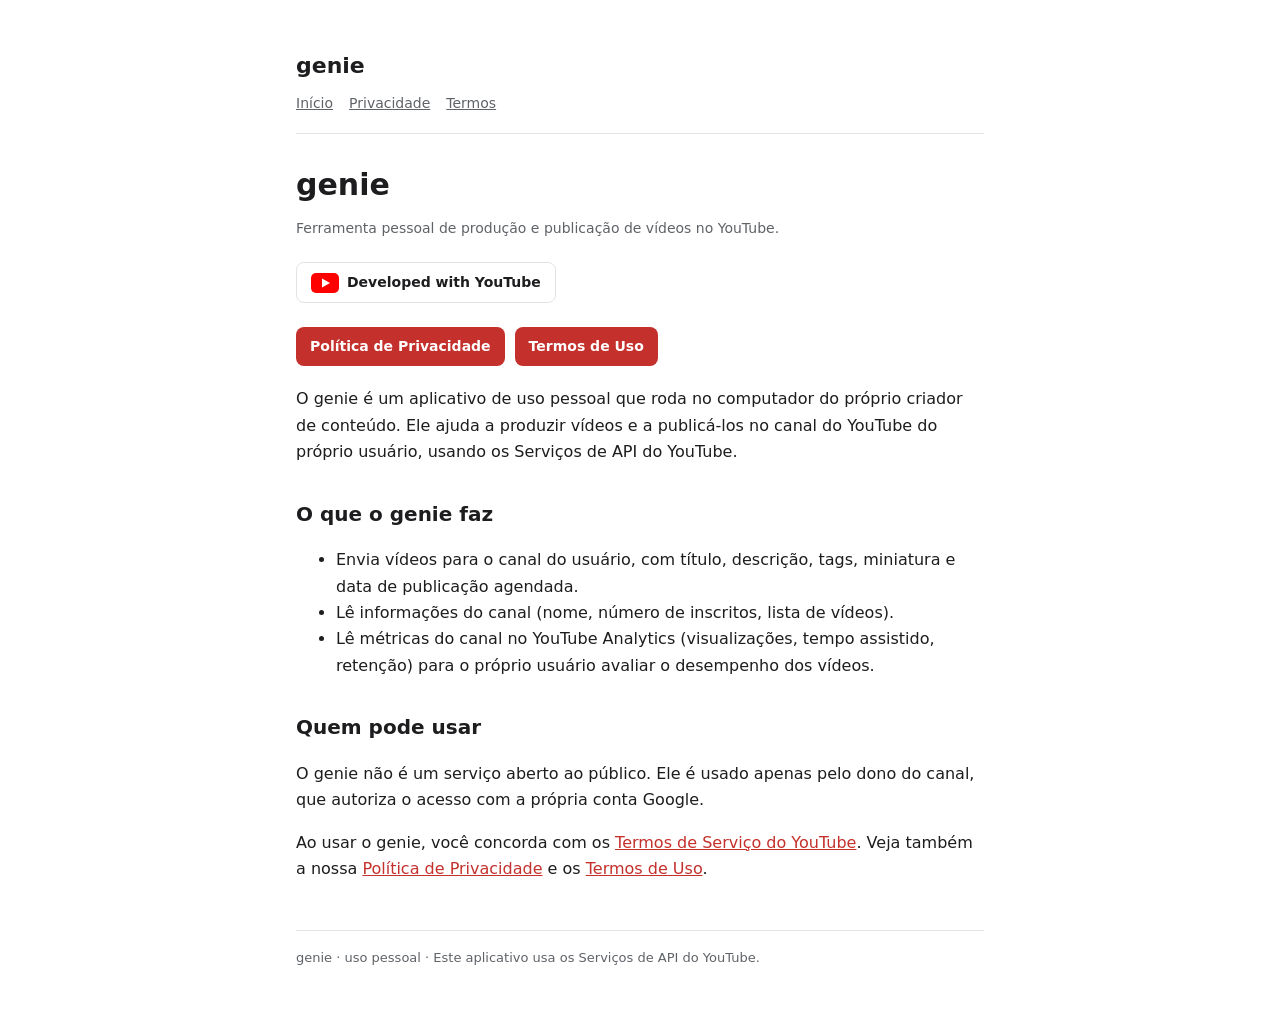
<file: index.html>
<!doctype html>
<html lang="pt-BR">
<head>
<meta charset="utf-8">
<meta name="viewport" content="width=device-width, initial-scale=1">
<title>genie</title>
<meta name="description" content="genie: ferramenta pessoal de publicação de vídeos no YouTube.">
<link rel="stylesheet" href="estilo.css">
</head>
<body>
<main>
<header>
  <a class="logo" href="./">genie</a>
  <nav><a href="./">Início</a><a href="privacidade.html">Privacidade</a><a href="termos.html">Termos</a></nav>
</header>

<h1>genie</h1>
<p class="meta">Ferramenta pessoal de produção e publicação de vídeos no YouTube.</p>

<a class="yt" href="https://www.youtube.com" rel="noopener">
  <svg viewBox="0 0 28 20" aria-hidden="true"><rect width="28" height="20" rx="5" fill="#FF0000"/><path d="M11 5.5v9l8-4.5z" fill="#fff"/></svg>
  Developed with YouTube
</a>

<div class="links">
  <a href="privacidade.html">Política de Privacidade</a>
  <a href="termos.html">Termos de Uso</a>
</div>

<p>O genie é um aplicativo de uso pessoal que roda no computador do próprio criador de conteúdo. Ele ajuda a produzir vídeos e a publicá-los no canal do YouTube do próprio usuário, usando os Serviços de API do YouTube.</p>

<h2>O que o genie faz</h2>
<ul>
  <li>Envia vídeos para o canal do usuário, com título, descrição, tags, miniatura e data de publicação agendada.</li>
  <li>Lê informações do canal (nome, número de inscritos, lista de vídeos).</li>
  <li>Lê métricas do canal no YouTube Analytics (visualizações, tempo assistido, retenção) para o próprio usuário avaliar o desempenho dos vídeos.</li>
</ul>

<h2>Quem pode usar</h2>
<p>O genie não é um serviço aberto ao público. Ele é usado apenas pelo dono do canal, que autoriza o acesso com a própria conta Google.</p>

<p>Ao usar o genie, você concorda com os <a href="https://www.youtube.com/t/terms">Termos de Serviço do YouTube</a>. Veja também a nossa <a href="privacidade.html">Política de Privacidade</a> e os <a href="termos.html">Termos de Uso</a>.</p>

<footer>genie · uso pessoal · Este aplicativo usa os Serviços de API do YouTube.</footer>
</main>
</body>
</html>
</file>
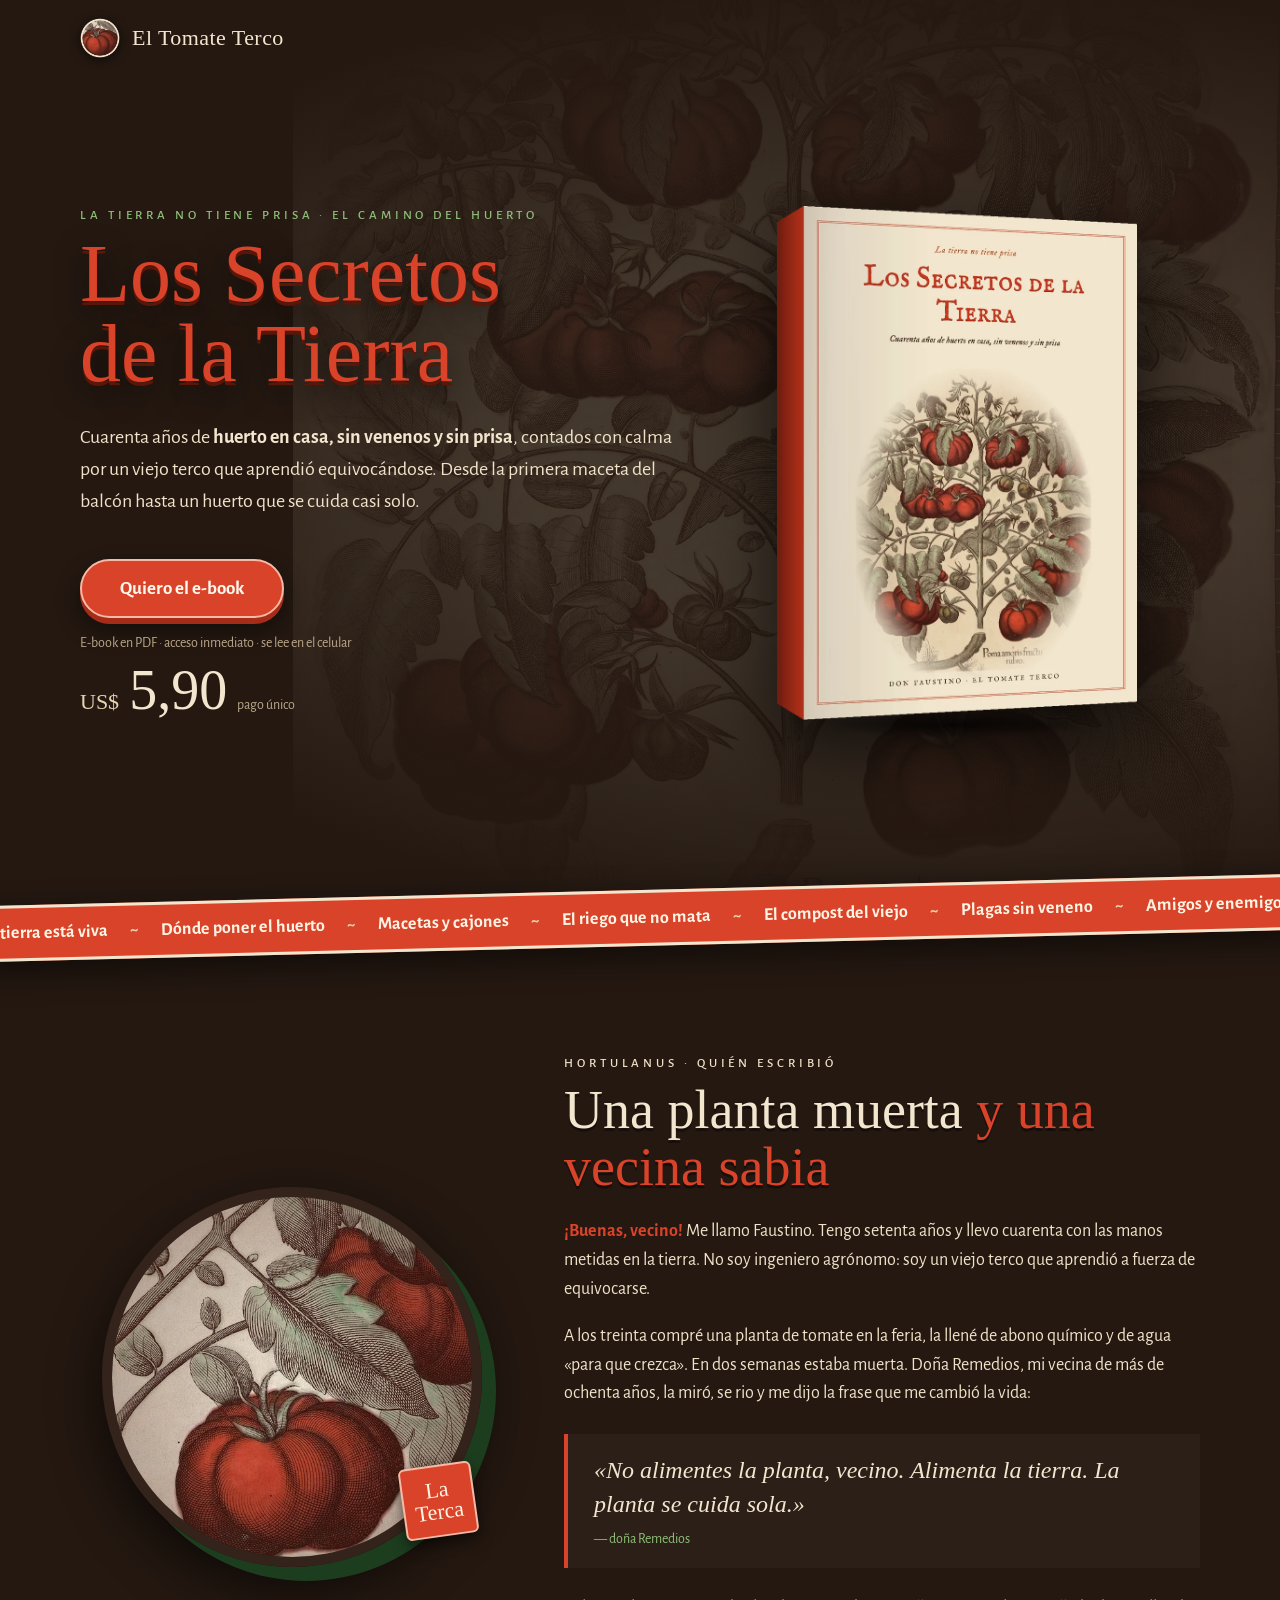
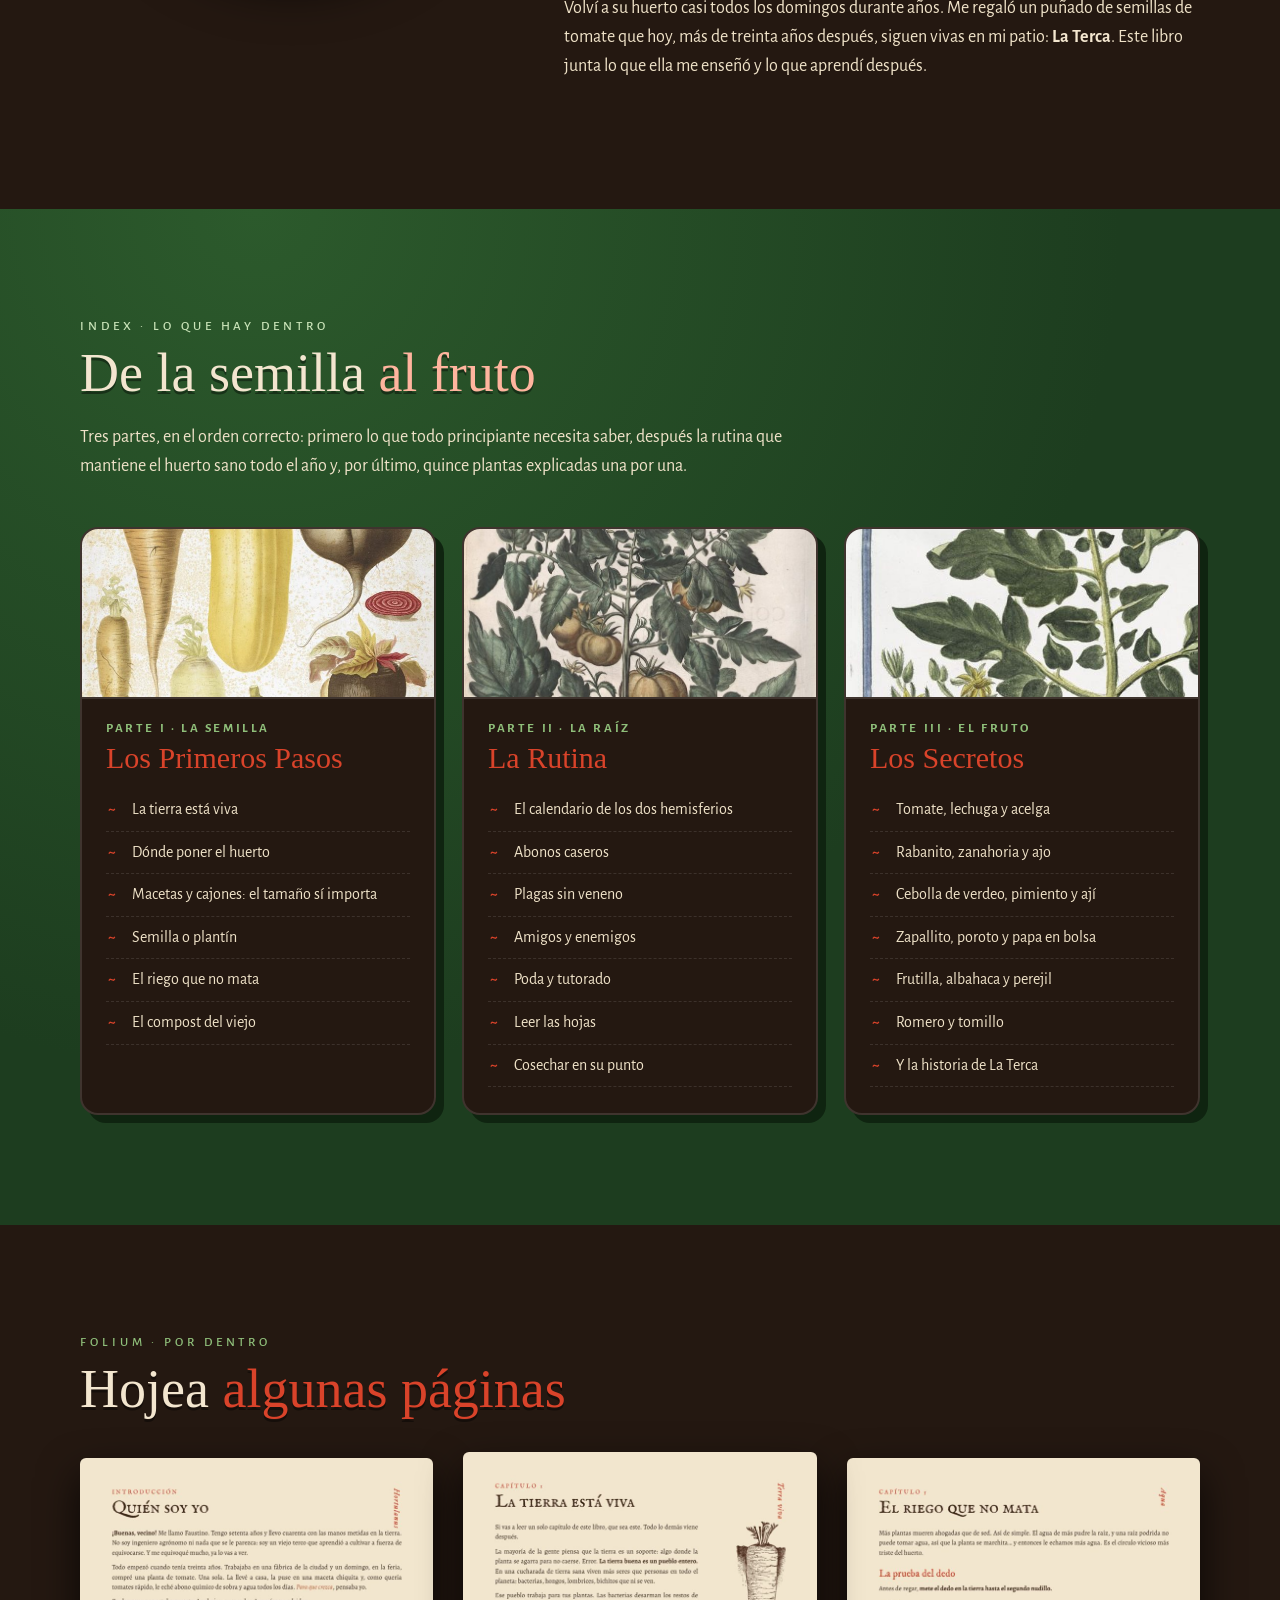
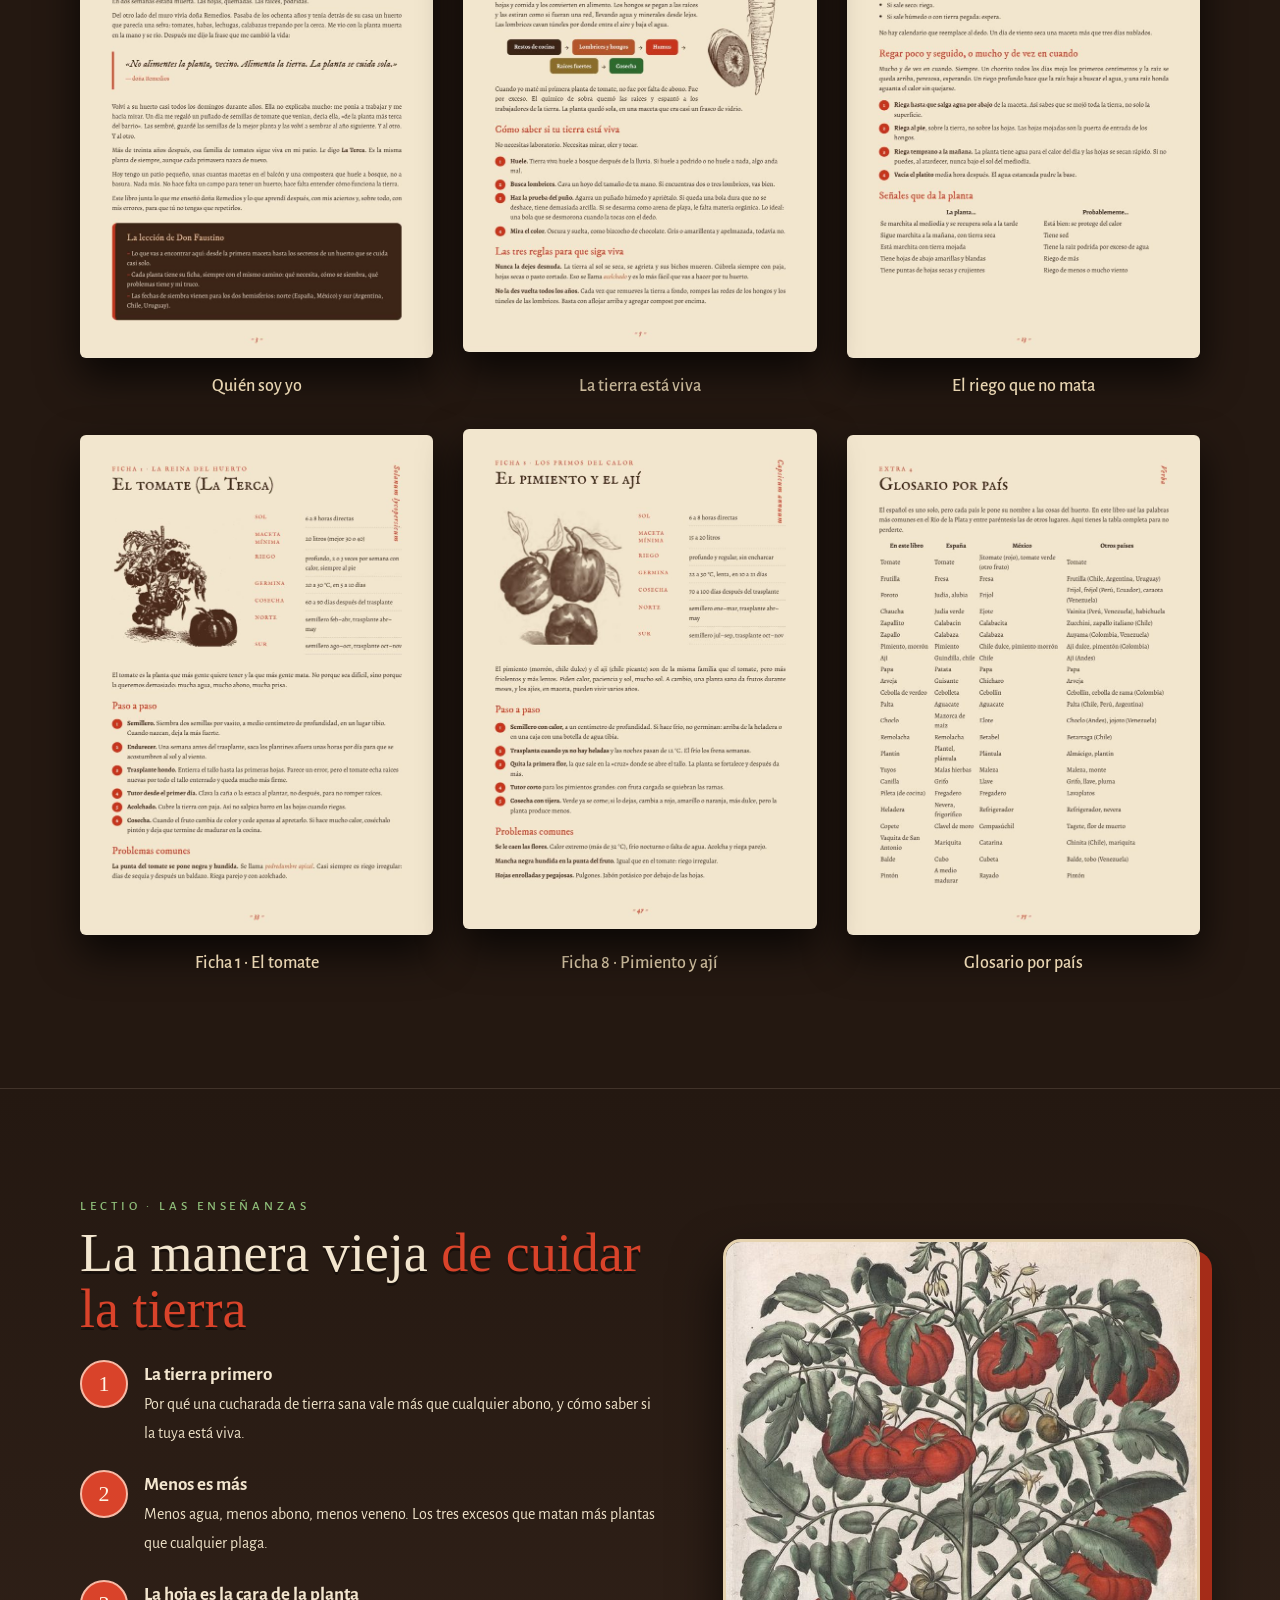
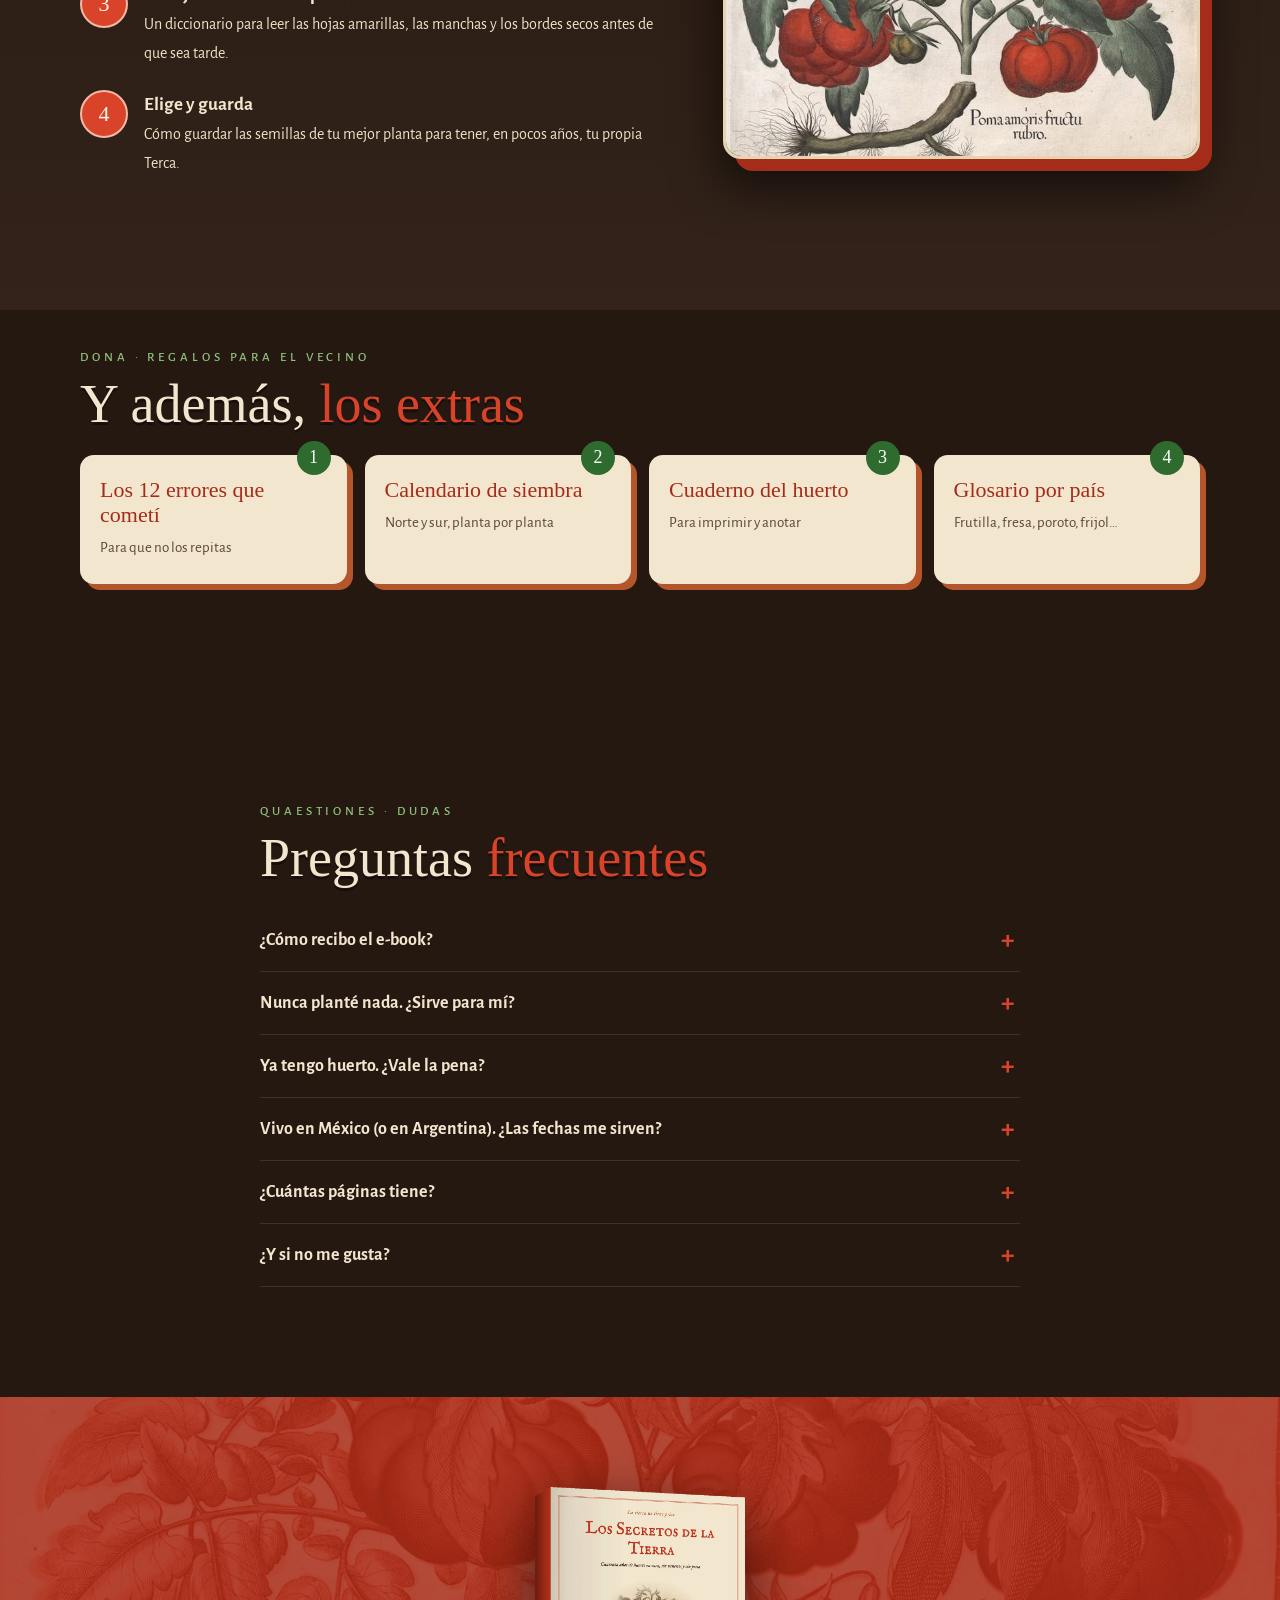
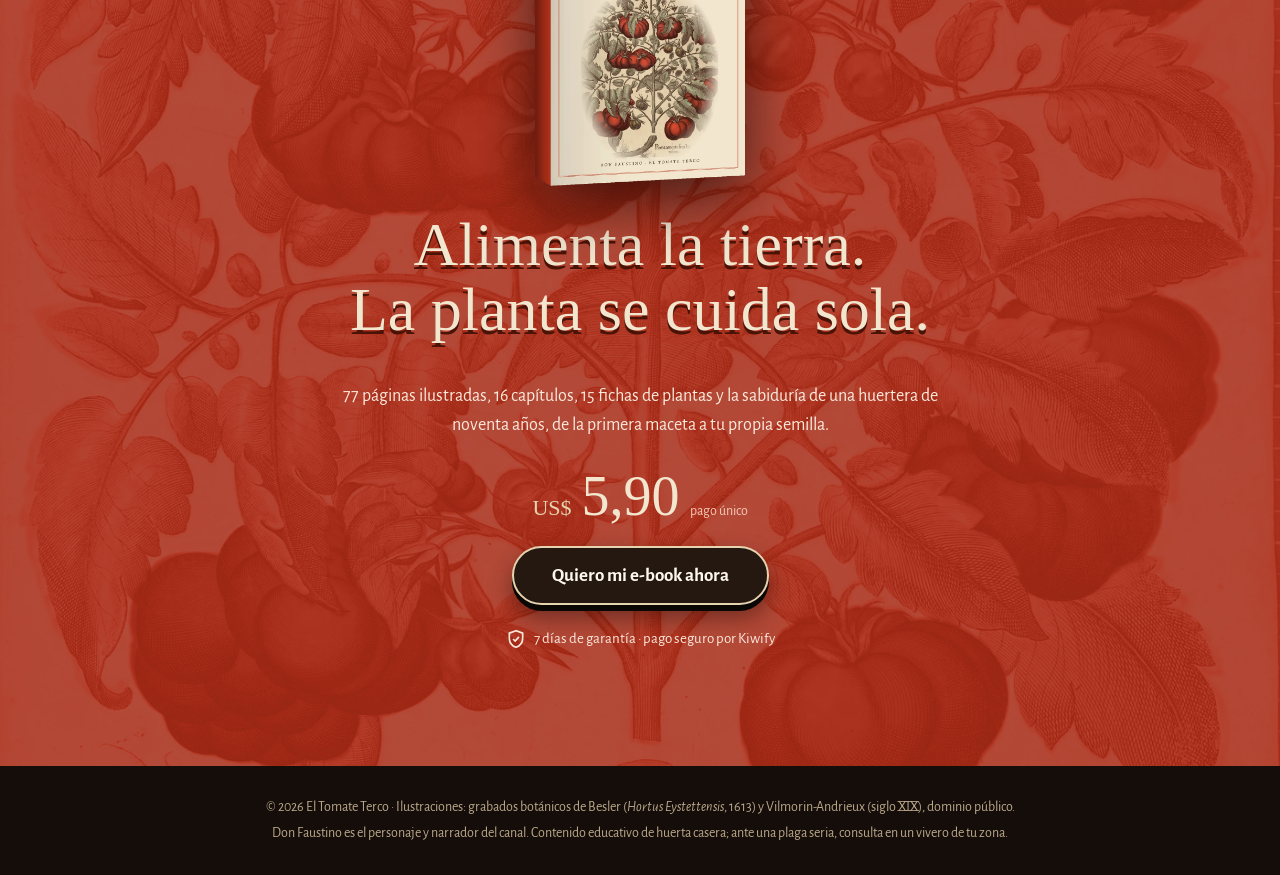
<file: tomate/index.html>
<!doctype html>
<html lang="es">
<head>
<meta charset="utf-8">
<meta name="viewport" content="width=device-width, initial-scale=1">
<title>Los Secretos de la Tierra · El Tomate Terco</title>
<meta name="description" content="Cuarenta años de huerto en casa, sin venenos y sin prisa. El e-book de Don Faustino, de El Tomate Terco: de la primera maceta a los secretos de un huerto que se cuida casi solo.">
<meta property="og:title" content="Los Secretos de la Tierra · El Tomate Terco">
<meta property="og:description" content="Cuarenta años de huerto en casa, sin venenos y sin prisa.">
<meta property="og:image" content="img/og.jpg">
<meta property="og:type" content="website">
<link rel="icon" href="img/logo.png">
<link rel="preconnect" href="https://fonts.googleapis.com">
<link rel="preconnect" href="https://fonts.gstatic.com" crossorigin>
<link href="https://fonts.googleapis.com/css2?family=IM+Fell+English+SC&family=IM+Fell+DW+Pica:ital@0;1&family=Alegreya+Sans:ital,wght@0,400;0,500;0,700;1,400&display=swap" rel="stylesheet">
<link rel="stylesheet" href="estilo.css">
</head>
<body>

<!-- ============ CONFIGURAÇÃO: link do checkout e preço ============ -->
<script>
  window.CHECKOUT = "https://pay.kiwify.com/kJVpVA3";   // checkout da Kiwify (kiwify.app/HnpVst2 = link da pagina de vendas, NAO usar)
</script>

<header class="topo">
  <div class="marca">
    <img src="img/logo.png" alt="" width="40" height="40">
    <span>El Tomate Terco</span>
  </div>
</header>

<!-- HERO -->
<section class="hero">
  <div class="hero-fondo" aria-hidden="true"></div>
  <div class="caixa hero-grid">
    <div class="hero-texto">
      <p class="kicker">La tierra no tiene prisa · El camino del huerto</p>
      <h1>Los Secretos<br>de la Tierra</h1>
      <p class="lead">Cuarenta años de <strong>huerto en casa, sin venenos y sin prisa</strong>, contados con calma por un viejo terco que aprendió equivocándose. Desde la primera maceta del balcón hasta un huerto que se cuida casi solo.</p>
      <a class="botao comprar" href="#comprar">Quiero el e-book</a>
      <p class="mini">E-book en PDF · acceso inmediato · se lee en el celular</p>
      <p class="preco"><span class="moeda">US$</span> <span class="valor">5,90</span> <span class="obs">pago único</span></p>
    </div>
    <div class="hero-livro">
      <img class="livro flutua" src="img/libro.webp" alt="Portada del e-book Los Secretos de la Tierra" width="640" height="780">
      <div class="sombra-livro" aria-hidden="true"></div>
    </div>
  </div>
</section>

<!-- FAIXA DE CAPÍTULOS -->
<div class="faixa" aria-hidden="true">
  <div class="faixa-trilho">
    <span>La tierra está viva</span><i>~</i><span>Dónde poner el huerto</span><i>~</i><span>Macetas y cajones</span><i>~</i><span>El riego que no mata</span><i>~</i><span>El compost del viejo</span><i>~</i><span>Plagas sin veneno</span><i>~</i><span>Amigos y enemigos</span><i>~</i><span>Leer las hojas</span><i>~</i><span>Guardar tus semillas</span><i>~</i><span>La Terca</span><i>~</i>
    <span>La tierra está viva</span><i>~</i><span>Dónde poner el huerto</span><i>~</i><span>Macetas y cajones</span><i>~</i><span>El riego que no mata</span><i>~</i><span>El compost del viejo</span><i>~</i><span>Plagas sin veneno</span><i>~</i><span>Amigos y enemigos</span><i>~</i><span>Leer las hojas</span><i>~</i><span>Guardar tus semillas</span><i>~</i><span>La Terca</span><i>~</i>
  </div>
</div>

<!-- QUIÉN ESCRIBIÓ -->
<section class="secao autor">
  <div class="caixa autor-grid">
    <div class="retrato">
      <img src="img/terca.jpg" alt="Grabado antiguo de un tomate, La Terca" width="560" height="560">
      <span class="selo">La<br>Terca</span>
    </div>
    <div>
      <p class="kicker">Hortulanus · Quién escribió</p>
      <h2>Una planta muerta <em>y una vecina sabia</em></h2>
      <p><strong class="acento">¡Buenas, vecino!</strong> Me llamo Faustino. Tengo setenta años y llevo cuarenta con las manos metidas en la tierra. No soy ingeniero agrónomo: soy un viejo terco que aprendió a fuerza de equivocarse.</p>
      <p>A los treinta compré una planta de tomate en la feria, la llené de abono químico y de agua «para que crezca». En dos semanas estaba muerta. Doña Remedios, mi vecina de más de ochenta años, la miró, se rio y me dijo la frase que me cambió la vida:</p>
      <blockquote>
        «No alimentes la planta, vecino. Alimenta la tierra. La planta se cuida sola.»
        <cite>— doña Remedios</cite>
      </blockquote>
      <p>Volví a su huerto casi todos los domingos durante años. Me regaló un puñado de semillas de tomate que hoy, más de treinta años después, siguen vivas en mi patio: <strong>La Terca</strong>. Este libro junta lo que ella me enseñó y lo que aprendí después.</p>
    </div>
  </div>
</section>

<!-- O QUE TEM DENTRO -->
<section class="secao dentro">
  <div class="caixa">
    <p class="kicker">Index · Lo que hay dentro</p>
    <h2>De la semilla <em>al fruto</em></h2>
    <p class="intro">Tres partes, en el orden correcto: primero lo que todo principiante necesita saber, después la rutina que mantiene el huerto sano todo el año y, por último, quince plantas explicadas una por una.</p>
    <div class="cartoes">
      <article class="cartao">
        <img src="img/parte1.jpg" alt="" loading="lazy">
        <div class="cartao-corpo">
          <p class="parte">Parte I · La semilla</p>
          <h3>Los Primeros Pasos</h3>
          <ul>
            <li>La tierra está viva</li><li>Dónde poner el huerto</li><li>Macetas y cajones: el tamaño sí importa</li><li>Semilla o plantín</li><li>El riego que no mata</li><li>El compost del viejo</li>
          </ul>
        </div>
      </article>
      <article class="cartao">
        <img src="img/parte2.jpg" alt="" loading="lazy">
        <div class="cartao-corpo">
          <p class="parte">Parte II · La raíz</p>
          <h3>La Rutina</h3>
          <ul>
            <li>El calendario de los dos hemisferios</li><li>Abonos caseros</li><li>Plagas sin veneno</li><li>Amigos y enemigos</li><li>Poda y tutorado</li><li>Leer las hojas</li><li>Cosechar en su punto</li>
          </ul>
        </div>
      </article>
      <article class="cartao">
        <img src="img/parte3.jpg" alt="" loading="lazy">
        <div class="cartao-corpo">
          <p class="parte">Parte III · El fruto</p>
          <h3>Los Secretos</h3>
          <ul>
            <li>Tomate, lechuga y acelga</li><li>Rabanito, zanahoria y ajo</li><li>Cebolla de verdeo, pimiento y ají</li><li>Zapallito, poroto y papa en bolsa</li><li>Frutilla, albahaca y perejil</li><li>Romero y tomillo</li><li>Y la historia de La Terca</li>
          </ul>
        </div>
      </article>
    </div>
  </div>
</section>

<!-- FOLHEIE -->
<section class="secao paginas">
  <div class="caixa">
    <p class="kicker">Folium · Por dentro</p>
    <h2>Hojea <em>algunas páginas</em></h2>
    <div class="grade-paginas">
      <figure><img src="img/pag_quien.jpg" alt="Página Quién soy yo" loading="lazy"><figcaption>Quién soy yo</figcaption></figure>
      <figure><img src="img/pag_tierra.jpg" alt="Página La tierra está viva" loading="lazy"><figcaption>La tierra está viva</figcaption></figure>
      <figure><img src="img/pag_riego.jpg" alt="Página El riego que no mata" loading="lazy"><figcaption>El riego que no mata</figcaption></figure>
      <figure><img src="img/pag_tomate.jpg" alt="Ficha del tomate" loading="lazy"><figcaption>Ficha 1 · El tomate</figcaption></figure>
      <figure><img src="img/pag_pimiento.jpg" alt="Ficha del pimiento y el ají" loading="lazy"><figcaption>Ficha 8 · Pimiento y ají</figcaption></figure>
      <figure><img src="img/pag_glosario.jpg" alt="Glosario por país" loading="lazy"><figcaption>Glosario por país</figcaption></figure>
    </div>
  </div>
</section>

<!-- ENSINAMENTOS -->
<section class="secao ensina">
  <div class="caixa ensina-grid">
    <div>
      <p class="kicker">Lectio · Las enseñanzas</p>
      <h2>La manera vieja <em>de cuidar la tierra</em></h2>
      <ol class="passos">
        <li><b>La tierra primero</b><span>Por qué una cucharada de tierra sana vale más que cualquier abono, y cómo saber si la tuya está viva.</span></li>
        <li><b>Menos es más</b><span>Menos agua, menos abono, menos veneno. Los tres excesos que matan más plantas que cualquier plaga.</span></li>
        <li><b>La hoja es la cara de la planta</b><span>Un diccionario para leer las hojas amarillas, las manchas y los bordes secos antes de que sea tarde.</span></li>
        <li><b>Elige y guarda</b><span>Cómo guardar las semillas de tu mejor planta para tener, en pocos años, tu propia Terca.</span></li>
      </ol>
    </div>
    <figure class="quadro"><img src="img/parte4.jpg" alt="Grabado botánico antiguo de una planta de tomate" loading="lazy"></figure>
  </div>
</section>

<!-- BÔNUS -->
<section class="secao bonus">
  <div class="caixa">
    <p class="kicker">Dona · Regalos para el vecino</p>
    <h2>Y además, <em>los extras</em></h2>
    <div class="bonus-linha">
      <div class="b"><span class="n">1</span><b>Los 12 errores que cometí</b><small>Para que no los repitas</small></div>
      <div class="b"><span class="n">2</span><b>Calendario de siembra</b><small>Norte y sur, planta por planta</small></div>
      <div class="b"><span class="n">3</span><b>Cuaderno del huerto</b><small>Para imprimir y anotar</small></div>
      <div class="b"><span class="n">4</span><b>Glosario por país</b><small>Frutilla, fresa, poroto, frijol…</small></div>
    </div>
  </div>
</section>

<!-- FAQ -->
<section class="secao faq">
  <div class="caixa estreita">
    <p class="kicker">Quaestiones · Dudas</p>
    <h2>Preguntas <em>frecuentes</em></h2>
    <details><summary>¿Cómo recibo el e-book?</summary><p>Apenas se confirma el pago, te llega un correo con el acceso. Puedes descargar el PDF y leerlo en el celular, la tableta o la computadora, o imprimirlo.</p></details>
    <details><summary>Nunca planté nada. ¿Sirve para mí?</summary><p>Justamente para eso está hecho. La Parte I empieza desde cero: dónde poner las macetas, qué tierra usar, cómo regar sin ahogar. No necesitas patio: un balcón con sol alcanza.</p></details>
    <details><summary>Ya tengo huerto. ¿Vale la pena?</summary><p>Si ya cultivas, vas a ir directo a las fichas de cada planta, a los remedios sin veneno, a la lectura de las hojas y a cómo guardar tus propias semillas.</p></details>
    <details><summary>Vivo en México (o en Argentina). ¿Las fechas me sirven?</summary><p>Sí. Todas las fechas de siembra vienen para los dos hemisferios: norte (España, México) y sur (Argentina, Chile, Uruguay). Y el glosario traduce los nombres de cada país.</p></details>
    <details><summary>¿Cuántas páginas tiene?</summary><p>77 páginas ilustradas con grabados botánicos antiguos: 16 capítulos, 15 fichas de plantas y 4 extras.</p></details>
    <details><summary>¿Y si no me gusta?</summary><p>Tienes 7 días de garantía. Si no te gusta, pides el reembolso desde la propia plataforma de pago y te devuelven el dinero.</p></details>
  </div>
</section>

<!-- CTA FINAL -->
<section class="final" id="comprar">
  <div class="final-fondo" aria-hidden="true"></div>
  <div class="caixa final-conteudo">
    <img class="livro-peq flutua" src="img/libro.webp" alt="" width="320" height="390" loading="lazy">
    <h2>Alimenta la tierra.<br>La planta se cuida sola.</h2>
    <p>77 páginas ilustradas, 16 capítulos, 15 fichas de plantas y la sabiduría de una huertera de noventa años, de la primera maceta a tu propia semilla.</p>
    <p class="preco"><span class="moeda">US$</span> <span class="valor">5,90</span> <span class="obs">pago único</span></p>
    <a class="botao comprar escuro" href="#comprar">Quiero mi e-book ahora</a>
    <p class="garantia"><svg viewBox="0 0 24 24" width="20" height="20" aria-hidden="true"><path d="M12 2 4 5v6c0 5 3.4 9.3 8 11 4.6-1.7 8-6 8-11V5l-8-3Z" fill="none" stroke="currentColor" stroke-width="2"/><path d="m8.5 12 2.5 2.5 4.5-5" fill="none" stroke="currentColor" stroke-width="2"/></svg> 7 días de garantía · pago seguro por Kiwify</p>
  </div>
</section>

<footer class="rodape">
  <p>© 2026 El Tomate Terco · Ilustraciones: grabados botánicos de Besler (<i>Hortus Eystettensis</i>, 1613) y Vilmorin-Andrieux (siglo XIX), dominio público.</p>
  <p>Don Faustino es el personaje y narrador del canal. Contenido educativo de huerta casera; ante una plaga seria, consulta en un vivero de tu zona.</p>
</footer>

<script>
  document.querySelectorAll("a.comprar").forEach(a => {
    if (window.CHECKOUT && window.CHECKOUT !== "#comprar") { a.href = window.CHECKOUT; a.target = "_blank"; a.rel = "noopener"; }
  });
</script>
</body>
</html>
</file>
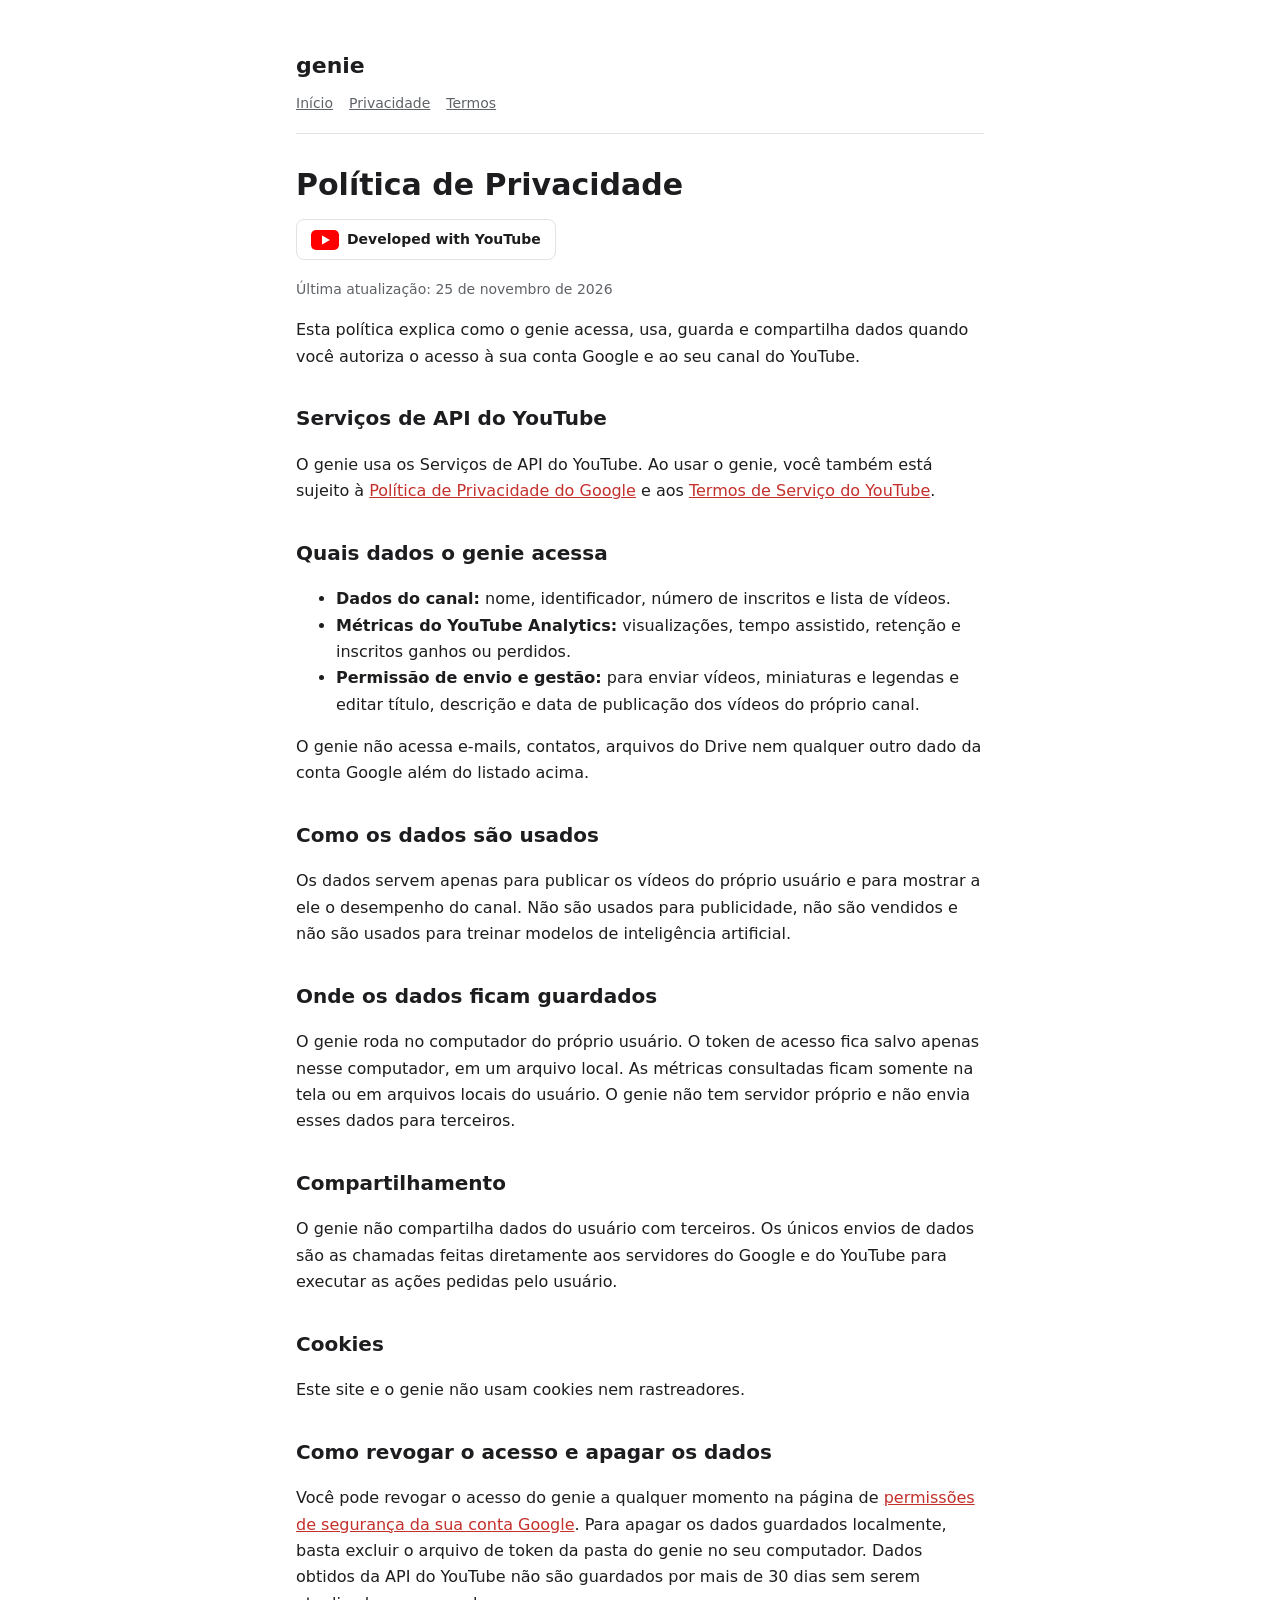
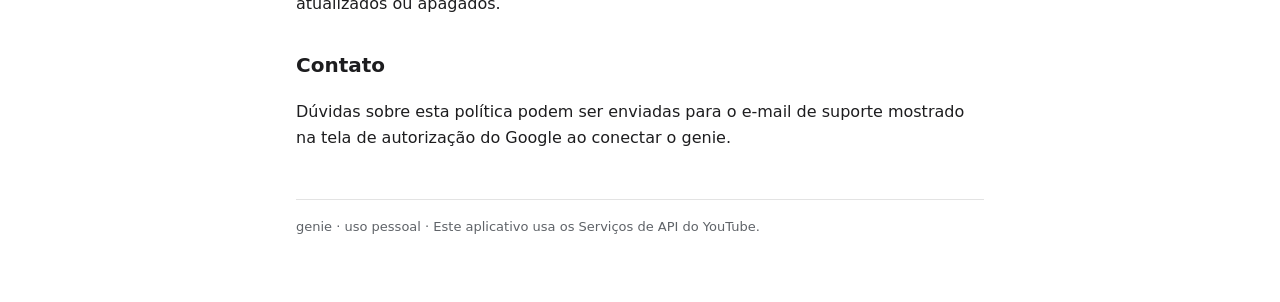
<file: privacidade.html>
<!doctype html>
<html lang="pt-BR">
<head>
<meta charset="utf-8">
<meta name="viewport" content="width=device-width, initial-scale=1">
<title>Privacidade do genie</title>
<meta name="description" content="Política de Privacidade do genie.">
<link rel="stylesheet" href="estilo.css">
</head>
<body>
<main>
<header>
  <a class="logo" href="./">genie</a>
  <nav><a href="./">Início</a><a href="privacidade.html">Privacidade</a><a href="termos.html">Termos</a></nav>
</header>

<h1>Política de Privacidade</h1>
<a class="yt" href="https://www.youtube.com" rel="noopener">
  <svg viewBox="0 0 28 20" aria-hidden="true"><rect width="28" height="20" rx="5" fill="#FF0000"/><path d="M11 5.5v9l8-4.5z" fill="#fff"/></svg>
  Developed with YouTube
</a>
<p class="meta">Última atualização: 25 de novembro de 2026</p>

<p>Esta política explica como o genie acessa, usa, guarda e compartilha dados quando você autoriza o acesso à sua conta Google e ao seu canal do YouTube.</p>

<h2>Serviços de API do YouTube</h2>
<p>O genie usa os Serviços de API do YouTube. Ao usar o genie, você também está sujeito à <a href="https://policies.google.com/privacy">Política de Privacidade do Google</a> e aos <a href="https://www.youtube.com/t/terms">Termos de Serviço do YouTube</a>.</p>

<h2>Quais dados o genie acessa</h2>
<ul>
  <li><strong>Dados do canal:</strong> nome, identificador, número de inscritos e lista de vídeos.</li>
  <li><strong>Métricas do YouTube Analytics:</strong> visualizações, tempo assistido, retenção e inscritos ganhos ou perdidos.</li>
  <li><strong>Permissão de envio e gestão:</strong> para enviar vídeos, miniaturas e legendas e editar título, descrição e data de publicação dos vídeos do próprio canal.</li>
</ul>
<p>O genie não acessa e-mails, contatos, arquivos do Drive nem qualquer outro dado da conta Google além do listado acima.</p>

<h2>Como os dados são usados</h2>
<p>Os dados servem apenas para publicar os vídeos do próprio usuário e para mostrar a ele o desempenho do canal. Não são usados para publicidade, não são vendidos e não são usados para treinar modelos de inteligência artificial.</p>

<h2>Onde os dados ficam guardados</h2>
<p>O genie roda no computador do próprio usuário. O token de acesso fica salvo apenas nesse computador, em um arquivo local. As métricas consultadas ficam somente na tela ou em arquivos locais do usuário. O genie não tem servidor próprio e não envia esses dados para terceiros.</p>

<h2>Compartilhamento</h2>
<p>O genie não compartilha dados do usuário com terceiros. Os únicos envios de dados são as chamadas feitas diretamente aos servidores do Google e do YouTube para executar as ações pedidas pelo usuário.</p>

<h2>Cookies</h2>
<p>Este site e o genie não usam cookies nem rastreadores.</p>

<h2>Como revogar o acesso e apagar os dados</h2>
<p>Você pode revogar o acesso do genie a qualquer momento na página de <a href="https://security.google.com/settings/security/permissions">permissões de segurança da sua conta Google</a>. Para apagar os dados guardados localmente, basta excluir o arquivo de token da pasta do genie no seu computador. Dados obtidos da API do YouTube não são guardados por mais de 30 dias sem serem atualizados ou apagados.</p>

<h2>Contato</h2>
<p>Dúvidas sobre esta política podem ser enviadas para o e-mail de suporte mostrado na tela de autorização do Google ao conectar o genie.</p>

<footer>genie · uso pessoal · Este aplicativo usa os Serviços de API do YouTube.</footer>
</main>
</body>
</html>
</file>
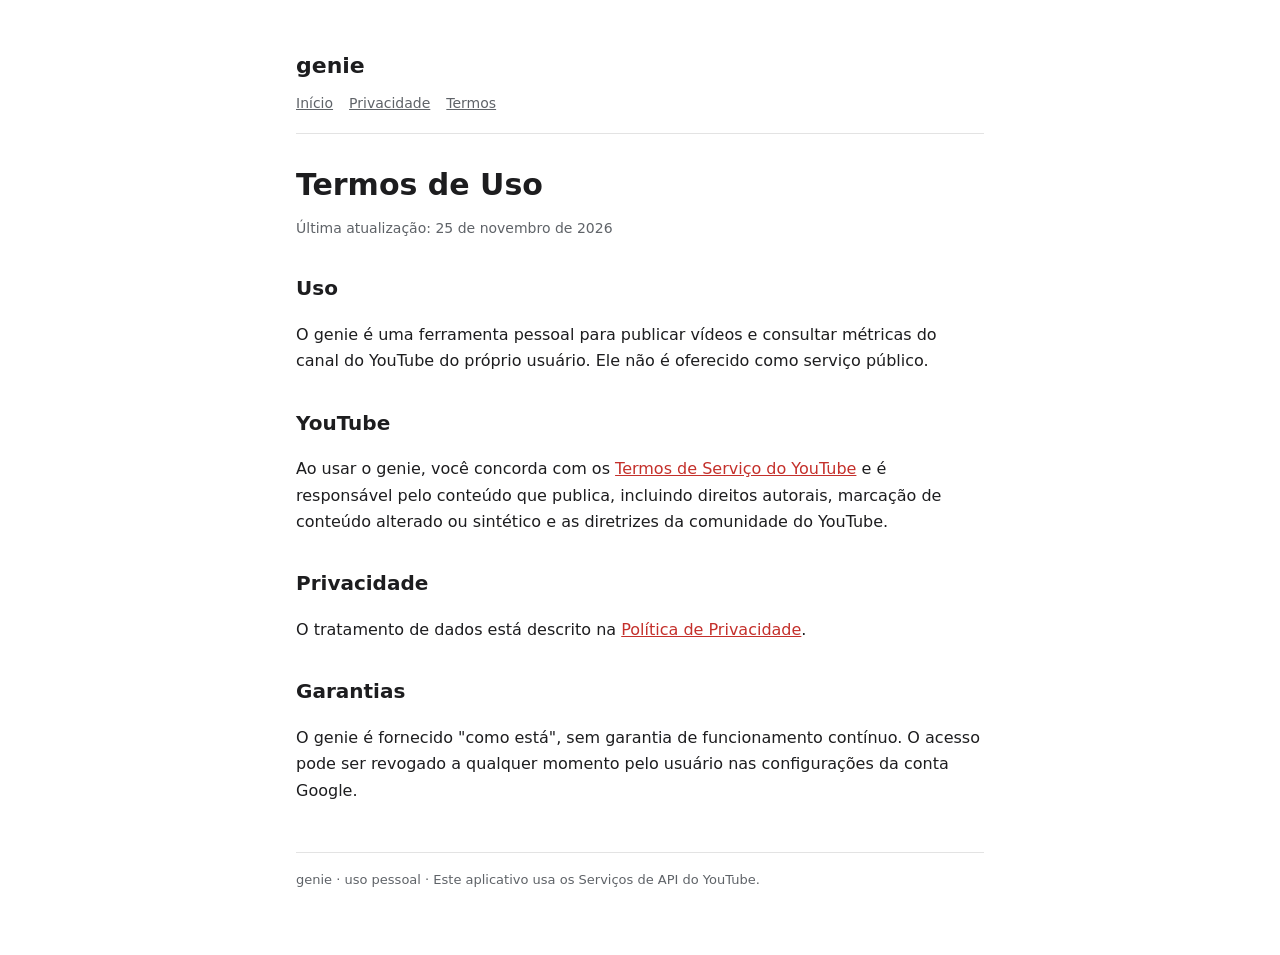
<file: termos.html>
<!doctype html>
<html lang="pt-BR">
<head>
<meta charset="utf-8">
<meta name="viewport" content="width=device-width, initial-scale=1">
<title>Termos do genie</title>
<meta name="description" content="Termos de Uso do genie.">
<link rel="stylesheet" href="estilo.css">
</head>
<body>
<main>
<header>
  <a class="logo" href="./">genie</a>
  <nav><a href="./">Início</a><a href="privacidade.html">Privacidade</a><a href="termos.html">Termos</a></nav>
</header>

<h1>Termos de Uso</h1>
<p class="meta">Última atualização: 25 de novembro de 2026</p>

<h2>Uso</h2>
<p>O genie é uma ferramenta pessoal para publicar vídeos e consultar métricas do canal do YouTube do próprio usuário. Ele não é oferecido como serviço público.</p>

<h2>YouTube</h2>
<p>Ao usar o genie, você concorda com os <a href="https://www.youtube.com/t/terms">Termos de Serviço do YouTube</a> e é responsável pelo conteúdo que publica, incluindo direitos autorais, marcação de conteúdo alterado ou sintético e as diretrizes da comunidade do YouTube.</p>

<h2>Privacidade</h2>
<p>O tratamento de dados está descrito na <a href="privacidade.html">Política de Privacidade</a>.</p>

<h2>Garantias</h2>
<p>O genie é fornecido "como está", sem garantia de funcionamento contínuo. O acesso pode ser revogado a qualquer momento pelo usuário nas configurações da conta Google.</p>

<footer>genie · uso pessoal · Este aplicativo usa os Serviços de API do YouTube.</footer>
</main>
</body>
</html>
</file>
<file: estilo.css>
:root { --fundo:#ffffff; --texto:#1d1d1f; --suave:#5f6368; --destaque:#c4302b; --borda:#e3e3e3; }
@media (prefers-color-scheme: dark) { :root { --fundo:#141414; --texto:#ececec; --suave:#a0a0a0; --destaque:#ff5a52; --borda:#2c2c2c; } }
* { box-sizing: border-box; }
body { margin:0; background:var(--fundo); color:var(--texto); font:16px/1.65 system-ui, -apple-system, "Segoe UI", Roboto, sans-serif; }
main { max-width:720px; margin:0 auto; padding:48px 16px 64px; }
header { border-bottom:1px solid var(--borda); padding-bottom:16px; margin-bottom:32px; }
header a.logo { font-weight:700; font-size:22px; color:var(--texto); text-decoration:none; }
nav { margin-top:6px; } nav a { color:var(--suave); margin-right:16px; font-size:14px; }
h1 { font-size:30px; line-height:1.25; margin:0 0 8px; } h2 { font-size:20px; margin-top:32px; }
a { color:var(--destaque); } .meta { color:var(--suave); font-size:14px; }
.yt { display:inline-flex; align-items:center; gap:8px; margin:8px 0 4px; padding:8px 14px; border:1px solid var(--borda); border-radius:8px; color:var(--texto); text-decoration:none; font-weight:600; font-size:14px; }
.yt svg { width:28px; height:20px; flex:none; }
.links { display:flex; flex-wrap:wrap; gap:10px; margin:20px 0; }
.links a { padding:8px 14px; border-radius:8px; background:var(--destaque); color:#fff; text-decoration:none; font-weight:600; font-size:14px; }
footer { margin-top:48px; padding-top:16px; border-top:1px solid var(--borda); color:var(--suave); font-size:13px; }
</file>
<file: tomate/estilo.css>
/* El Tomate Terco · página de venta
   Cores do canal: vermelho tomate, terracota, verde folha, creme. Fundo escuro de terra. */
:root {
  --terra: #241811;
  --terra2: #33231a;
  --tomate: #d9432a;
  --tomate-esc: #a52c18;
  --terracota: #b5552b;
  --verde: #2f6b2f;
  --verde-esc: #1d3d1f;
  --verde-cla: #8fbf7a;
  --creme: #f3e6cf;
  --creme2: #e6d3b0;
  --texto: #efe2c8;
  --fraco: #bba88a;
  --tit: "IM Fell English SC", Georgia, serif;
  --tit2: "IM Fell DW Pica", Georgia, serif;
  --corpo: "Alegreya Sans", system-ui, sans-serif;
}
* { box-sizing: border-box; }
html { scroll-behavior: smooth; }
html, body { overflow-x: clip; }
body { margin: 0; background: var(--terra); color: var(--texto); font: 400 18px/1.6 var(--corpo); overflow-x: hidden; }
img { max-width: 100%; height: auto; display: block; }
.caixa { width: min(1120px, 100% - 32px); margin: 0 auto; position: relative; }
.estreita { width: min(760px, 100% - 32px); }
h1, h2, h3 { margin: 0; font-weight: 400; }
strong { color: var(--creme); }
.acento { color: var(--tomate); }

/* topo */
.topo { position: absolute; top: 0; left: 0; right: 0; z-index: 5; }
.marca { display: inline-flex; align-items: center; gap: 12px; padding: 18px 0 0 max(16px, calc((100% - 1120px) / 2)); color: var(--creme); text-decoration: none; font: 22px var(--tit); letter-spacing: .02em; }
.marca img { width: 40px; height: 40px; border-radius: 50%; box-shadow: 0 2px 10px #0008; }

/* rótulos e títulos */
.kicker { font: 500 13px var(--corpo); letter-spacing: .3em; text-transform: uppercase; color: var(--verde-cla); margin: 0 0 10px; }
h2 { font: clamp(34px, 5vw, 54px)/1.05 var(--tit); color: var(--creme); text-shadow: 0 3px 0 #0006; margin-bottom: 22px; }
h2 em { font-style: normal; color: var(--tomate); }

/* hero */
.hero { position: relative; min-height: 100vh; display: flex; align-items: center; padding: 96px 0 70px; overflow: hidden; }
.hero-fondo { position: absolute; inset: 0; background: url(img/fondo.webp) right center / auto 140% no-repeat; opacity: .14; filter: sepia(.4); }
.hero::after { content: ""; position: absolute; inset: 0; background: radial-gradient(ellipse at 70% 50%, transparent 0 30%, var(--terra) 75%); pointer-events: none; }
.hero-grid { display: grid; grid-template-columns: 1.1fr .9fr; gap: 40px; align-items: center; z-index: 2; }
.hero h1 { font: clamp(46px, 6.4vw, 84px)/.98 var(--tit); color: var(--tomate); text-shadow: 0 4px 0 #5a1608, 0 10px 30px #000a; margin-bottom: 26px; }
.lead { font-size: 20px; max-width: 34em; color: var(--texto); }
.lead strong { color: var(--creme); font-weight: 700; }
.mini { font-size: 14px; color: var(--fraco); margin: 14px 0 8px; }
.preco { display: flex; align-items: baseline; gap: 10px; margin: 6px 0 0; }
.preco .moeda { font: 22px var(--tit); color: var(--creme2); }
.preco .valor { font: 56px/1 var(--tit); color: var(--creme); }
.preco .obs { font-size: 14px; color: var(--fraco); }
.hero-livro { position: relative; display: flex; justify-content: center; }
.livro { width: min(360px, 80%); filter: drop-shadow(0 30px 40px #000b); }
.sombra-livro { position: absolute; bottom: -18px; left: 50%; width: 55%; height: 26px; transform: translateX(-50%); background: radial-gradient(ellipse, #000a, transparent 70%); animation: sombra 5s ease-in-out infinite; }
.flutua { animation: flutua 5s ease-in-out infinite; }
@keyframes flutua { 0%, 100% { transform: translateY(0) rotate(-1deg); } 50% { transform: translateY(-18px) rotate(.5deg); } }
@keyframes sombra { 0%, 100% { transform: translateX(-50%) scale(1); opacity: 1; } 50% { transform: translateX(-50%) scale(.82); opacity: .6; } }

/* botões */
.botao { display: inline-block; margin-top: 22px; padding: 16px 38px; border-radius: 40px; background: var(--tomate); color: #fff8ec; font: 700 19px var(--corpo); text-decoration: none; border: 2px solid #f6b9a5; box-shadow: 0 6px 0 var(--tomate-esc), 0 12px 24px #0007; transition: transform .15s, box-shadow .15s; }
.botao:hover { transform: translateY(2px); box-shadow: 0 4px 0 var(--tomate-esc), 0 8px 18px #0007; }
.botao:active { transform: translateY(6px); box-shadow: 0 0 0 var(--tomate-esc); }
.botao.escuro { background: var(--terra); border-color: var(--creme2); box-shadow: 0 6px 0 #0b0704, 0 12px 24px #0006; }

/* faixa de capítulos */
.faixa { background: var(--tomate); border-top: 3px solid var(--creme); border-bottom: 3px solid var(--creme); transform: rotate(-1.4deg); margin: -10px -20px 0; overflow: hidden; position: relative; z-index: 3; box-shadow: 0 10px 30px #0008; }
.faixa-trilho { display: flex; gap: 22px; padding: 14px 0; white-space: nowrap; width: max-content; animation: corre 45s linear infinite; font: 700 18px var(--corpo); color: #fff4e4; }
.faixa i { font-style: normal; color: var(--creme2); }
@keyframes corre { to { transform: translateX(-50%); } }

/* seções */
.secao { padding: 110px 0; position: relative; }
.intro { max-width: 40em; color: var(--texto); }

/* autor */
.autor-grid { display: grid; grid-template-columns: .8fr 1.2fr; gap: 60px; align-items: center; }
.retrato { position: relative; justify-self: center; width: min(380px, 80vw); }
.retrato img { border-radius: 50%; border: 10px solid var(--terra2); box-shadow: 14px 14px 0 var(--verde-esc), 0 20px 50px #000a; aspect-ratio: 1; object-fit: cover; }
.selo { position: absolute; right: 2%; bottom: 8%; background: var(--tomate); color: #fff4e4; font: 22px/1 var(--tit); padding: 12px 10px; border-radius: 6px; transform: rotate(-8deg); box-shadow: 0 6px 14px #0008; text-align: center; border: 2px solid #f6b9a5; }
.autor p { color: var(--texto); }
blockquote { margin: 26px 0; padding: 20px 26px; border-left: 4px solid var(--tomate); background: #ffffff08; font: italic 24px/1.4 var(--tit2); color: var(--creme); }
blockquote cite { display: block; font: 14px var(--corpo); color: var(--verde-cla); margin-top: 10px; font-style: normal; }

/* dentro */
.dentro { background: var(--verde-esc); background-image: radial-gradient(circle at 20% 0%, #2c5a2c 0, transparent 60%); }
.dentro .kicker { color: #c9e3b8; }
.dentro h2 em { color: #ffb59e; }
.cartoes { display: grid; grid-template-columns: repeat(3, 1fr); gap: 26px; margin-top: 46px; }
.cartao { background: var(--terra); border: 2px solid #ffffff1f; border-radius: 18px; overflow: hidden; box-shadow: 8px 8px 0 #0f2410; transition: transform .2s; }
.cartao:hover { transform: translateY(-6px); }
.cartao img { width: 100%; height: 170px; object-fit: cover; object-position: center 30%; border-bottom: 2px solid #ffffff1f; }
.cartao-corpo { padding: 22px 24px 26px; }
.parte { margin: 0 0 4px; font: 700 13px var(--corpo); letter-spacing: .2em; text-transform: uppercase; color: var(--verde-cla); }
.cartao h3 { font: 30px var(--tit); color: var(--tomate); margin-bottom: 14px; }
.cartao ul { list-style: none; margin: 0; padding: 0; }
.cartao li { padding: 8px 0 8px 26px; border-bottom: 1px dashed #ffffff1c; position: relative; font-size: 16px; }
.cartao li::before { content: "~"; position: absolute; left: 2px; color: var(--tomate); font-weight: 700; }

/* páginas */
.grade-paginas { display: grid; grid-template-columns: repeat(3, 1fr); gap: 34px 30px; margin-top: 40px; }
.grade-paginas figure { margin: 0; }
.grade-paginas img { border-radius: 6px; box-shadow: 0 18px 40px #000b; transition: transform .25s; background: var(--creme); }
.grade-paginas figure:nth-child(3n+2) img { transform: translateY(-6px); }
.grade-paginas img:hover { transform: translateY(-10px) rotate(-.6deg) !important; }
figcaption { text-align: center; margin-top: 14px; font-weight: 500; color: var(--creme2); }

/* ensinamentos */
.ensina { border-top: 1px solid #ffffff12; background: linear-gradient(180deg, var(--terra), var(--terra2)); }
.ensina-grid { display: grid; grid-template-columns: 1.1fr .9fr; gap: 60px; align-items: center; }
.passos { list-style: none; counter-reset: p; padding: 0; margin: 10px 0 0; }
.passos li { counter-increment: p; position: relative; padding: 0 0 22px 64px; }
.passos li::before { content: counter(p); position: absolute; left: 0; top: 0; width: 44px; height: 44px; border-radius: 50%; display: grid; place-items: center; background: var(--tomate); color: #fff4e4; font: 22px var(--tit); border: 2px solid #f6b9a5; }
.passos b { display: block; color: var(--creme); font-size: 19px; }
.passos span { color: var(--texto); font-size: 16px; }
.quadro { margin: 0; }
.quadro img { border-radius: 18px; border: 3px solid var(--creme2); box-shadow: 12px 12px 0 var(--tomate-esc), 0 24px 50px #000a; max-height: 520px; width: 100%; object-fit: cover; }

/* bônus */
.bonus { padding-top: 40px; }
.bonus-linha { display: grid; grid-template-columns: repeat(4, 1fr); gap: 18px; }
.b { background: var(--creme); color: var(--terra); border-radius: 14px; padding: 22px 20px; position: relative; box-shadow: 6px 6px 0 var(--terracota); }
.b .n { position: absolute; top: -14px; right: 16px; width: 34px; height: 34px; border-radius: 50%; background: var(--verde); color: #fff; display: grid; place-items: center; font: 18px var(--tit); }
.b b { display: block; font: 22px/1.15 var(--tit); color: var(--tomate-esc); margin-bottom: 6px; }
.b small { font-size: 15px; color: #5a4636; }

/* faq */
details { border-bottom: 1px solid #ffffff1c; }
summary { cursor: pointer; list-style: none; padding: 20px 40px 20px 0; position: relative; font: 700 18px var(--corpo); color: var(--creme); }
summary::-webkit-details-marker { display: none; }
summary::after { content: "+"; position: absolute; right: 6px; top: 14px; font-size: 28px; color: var(--tomate); transition: transform .2s; }
details[open] summary::after { transform: rotate(45deg); }
details p { margin: 0 0 20px; color: var(--texto); }

/* final */
.final { position: relative; padding: 90px 0 100px; text-align: center; overflow: hidden; background: var(--tomate-esc); }
.final-fondo { position: absolute; inset: 0; background: url(img/fondo.webp) center / cover no-repeat; opacity: .16; mix-blend-mode: luminosity; }
.final-conteudo { z-index: 2; display: flex; flex-direction: column; align-items: center; }
.livro-peq { width: 210px; filter: drop-shadow(0 20px 30px #0009); margin-bottom: 26px; }
.final h2 { font-size: clamp(36px, 5.6vw, 62px); color: var(--creme); text-shadow: 0 4px 0 #4a1307; }
.final p { max-width: 36em; color: #fbe9dc; }
.final .preco { justify-content: center; margin-top: 10px; }
.final .preco .obs { color: #f3c9b8; }
.garantia { display: flex; align-items: center; gap: 8px; justify-content: center; font-size: 15px; margin-top: 22px; color: #fbe9dc; }

.rodape { background: #140d09; color: var(--fraco); text-align: center; font-size: 14px; padding: 26px 16px; }
.rodape p { margin: 4px auto; max-width: 60em; }

/* celular */
@media (max-width: 900px) {
  .hero { min-height: auto; padding-top: 90px; }
  .hero-grid, .autor-grid, .ensina-grid { grid-template-columns: 1fr; gap: 40px; }
  .hero-livro { order: -1; }
  .livro { width: min(230px, 62%); }
  .hero-texto { text-align: center; }
  .lead { margin-inline: auto; }
  .hero .preco { justify-content: center; }
  .cartoes { grid-template-columns: 1fr; }
  .grade-paginas { grid-template-columns: repeat(2, 1fr); gap: 22px 16px; }
  .bonus-linha { grid-template-columns: 1fr 1fr; }
  .secao { padding: 70px 0; }
  .marca { padding-left: 16px; }
}
@media (max-width: 520px) {
  body { font-size: 17px; }
  .bonus-linha { grid-template-columns: 1fr; }
  .grade-paginas { grid-template-columns: 1fr 1fr; }
  .botao { padding: 15px 28px; }
}
@media (prefers-reduced-motion: reduce) {
  .flutua, .sombra-livro, .faixa-trilho { animation: none; }
}
</file>
